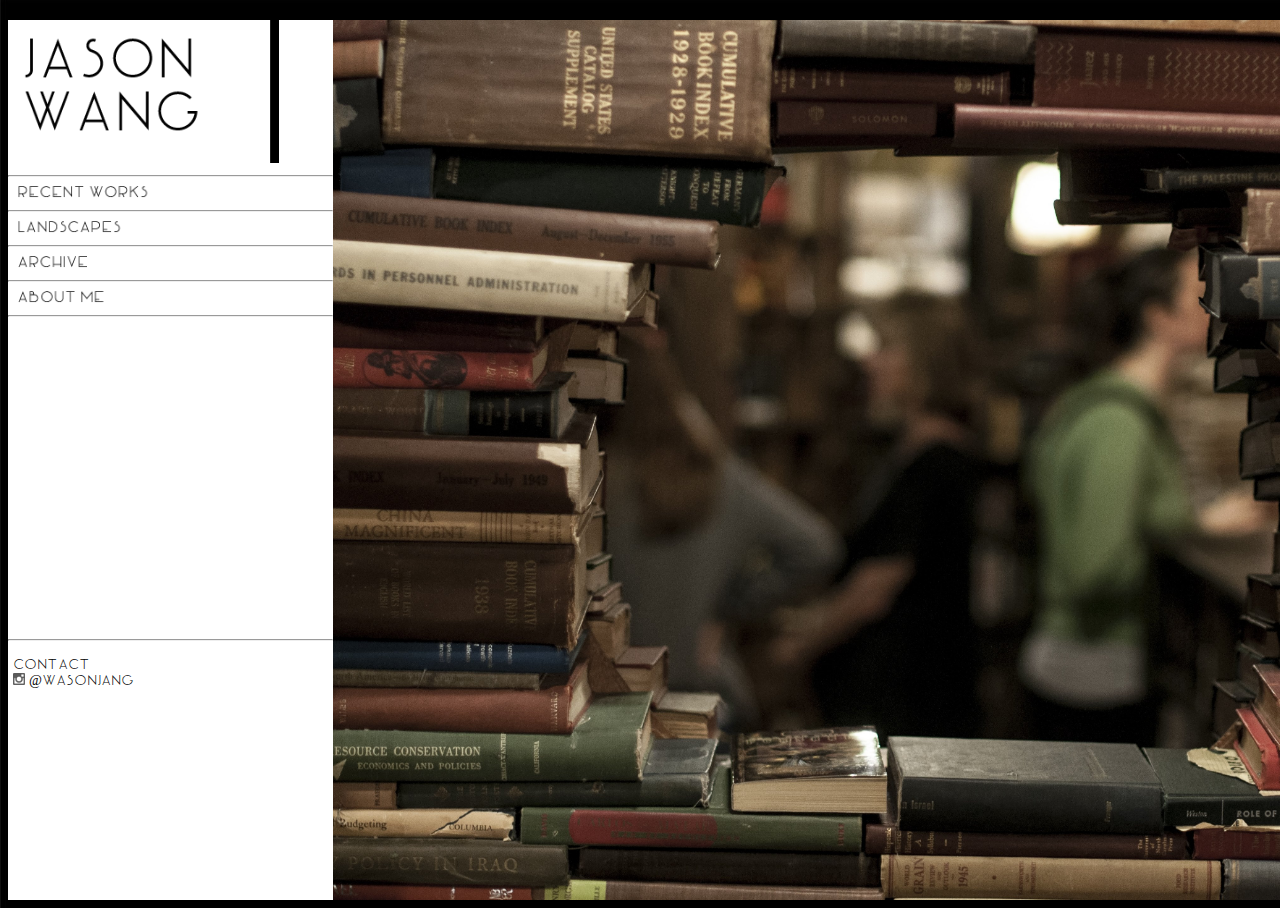
<file: index.html>
<!doctype html>

<html lang="en">
<head>
    <script>
    /*
    <body>
    </body>
    </html>
    */
    </script>
    <title>Jason Wang</title>
    <link rel="stylesheet" href="styles.css" type="text/css">
    <style>
    .rslides {
        position: relative;
        list-style: none;
        overflow: hidden;
        width: 100%;
        padding: 0;
        margin: 0;
    }

    .rslides li {
        -webkit-backface-visibility: hidden;
        position: absolute;
        display: none;
        width: 100%;
        left: 0;
        top: 0;
      }

    .rslides li:first-child {
      position: relative;
      display: block;
      float: left;
      }

    .rslides img {
        display: block;
        height: auto;
        float: left;
        width: 100%;
        border: 0;
    }
    </style>
    	<script type="text/javascript">
			var images = new Array()
			function preload() {
				for (i = 0; i < preload.arguments.length; i++) {
					images[i] = new Image()
					images[i].src = preload.arguments[i]
				}
			}
			preload(
				"images/show1.jpg",
				"images/show2.jpg",
				"images/show3.jpg",
                                "images/show4.jpg",
                                "images/show5.jpg",
                                "images/show6.jpg",
                                "images/show7.jpg",
                                "images/show8.jpg",
                                "images/show9.jpg"
			)
	</script>
</head>
<body>

    <div id="outercontainer">
        <div id="left">
            <a href="index.html">
            <img src="images/logos.png" style="width:325px">
            </a>
            <hr/>
            <a class="nav" href="recent.html">
            <img src="images/recent.png" style="width:325px">
            </a>
            <hr/>
            <a class="nav" href="landscape.html">
            <img src="images/landscape.png" style="width:325px">
            </a>
            <hr/>
            <a class="nav" href="archive.html">
            <img src="images/archive.png" style="width:325px">
            </a>
            <hr/>
            <a class="nav" href="about.html">
            <img src="images/about.png" style="width:325px">
            </a>
            <hr/>
            <br/><br/><br/><br/><br/><br/><br/><br/><br/><br/><br/><br/><br/><br/>
            <br/><br/><br/><br/>
            <hr/>
            <ul class="links">
            <li><a class="alist" href="contact.html">Contact</a></li>
            <li><a href="http://instagram.com/wasonjang?ref=badge" class="c"><img src="images/insta.png" style="width:12px; height:12px;">&nbsp;@wasonjang</a></li>
            </ul>
        </div>
        <div id="right">
            <ul class="rslides">
              <li><img src="images/main.jpg" style="height:880px; width:1350px;"></li>
              <li><img src="images/main2.jpg" style="height:880px; width:1350px;"></li>
              <li><img src="images/main3.jpg" style="height:880px; width:1350px;"></li>
            </ul>
        </div>

    </div>
    <script src="http://ajax.googleapis.com/ajax/libs/jquery/1.8.3/jquery.min.js"></script>
    <script src="slide/responsiveslides.min.js"></script>
    <script>
    $(function() {
      $(".rslides").responsiveSlides();
    });
    </script>
</body>
</html>
</file>
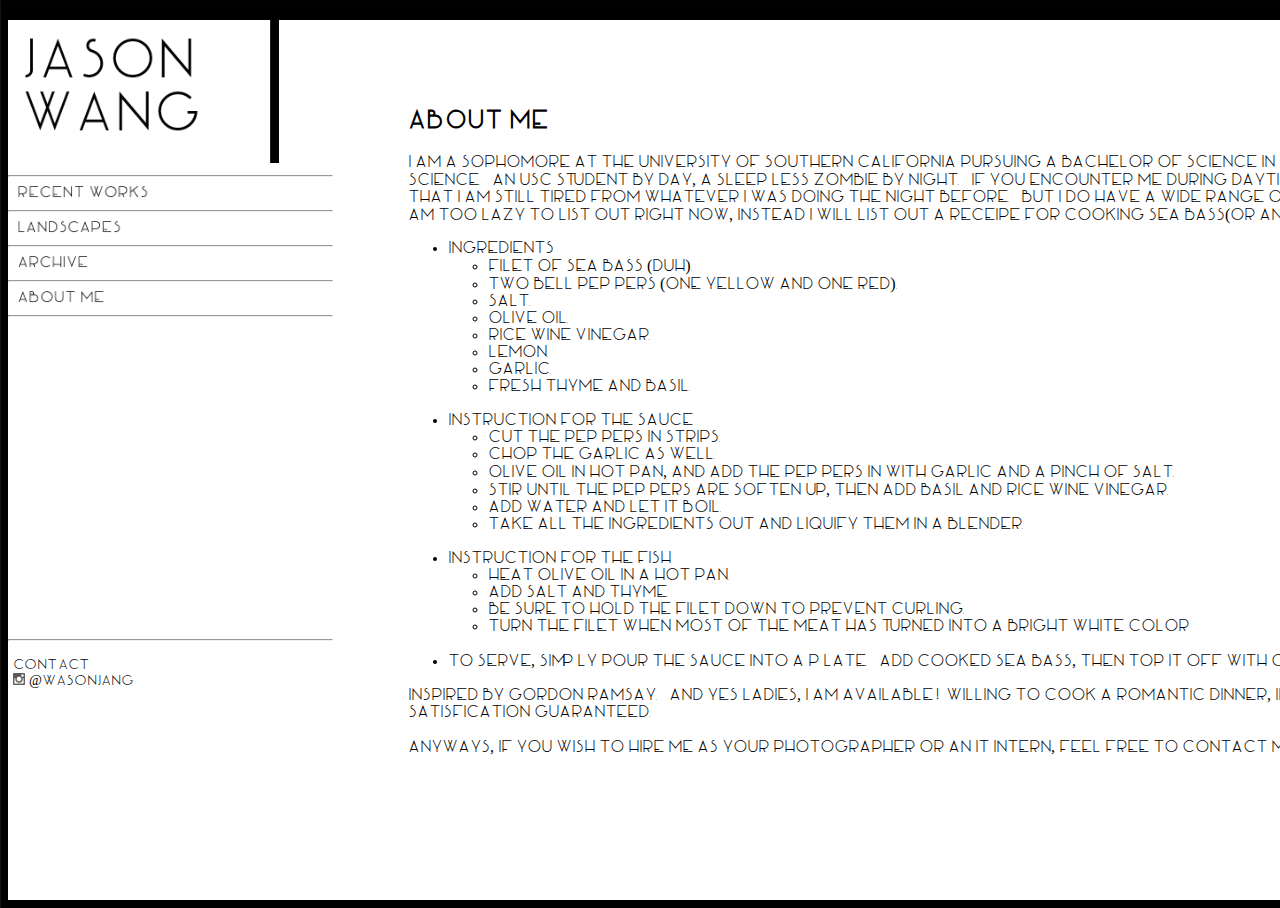
<file: about.html>
<!doctype html>

<html lang="en">
<head>
    <script>
    /*
    <body>
    </body>
    </html>
    */
    </script>
    <title>Jason Wang-About Me</title>
    <link rel="stylesheet" href="styles.css" type="text/css">
    <style>
        #body
        {
            margin-left:400px;
        }
    </style>
    	<script type="text/javascript">
			var images = new Array()
			function preload() {
				for (i = 0; i < preload.arguments.length; i++) {
					images[i] = new Image()
					images[i].src = preload.arguments[i]
				}
			}
			preload(
				"images/show1.jpg",
				"images/show2.jpg",
				"images/show3.jpg",
                                "images/show4.jpg",
                                "images/show5.jpg",
                                "images/show6.jpg",
                                "images/show7.jpg",
                                "images/show8.jpg",
                                "images/show9.jpg"
			)
	</script>
</head>
<body>

    <div id="outercontainer">
        <div id="left">
            <a href="index.html">
            <img src="images/logos.png" style="width:325px">
            </a>
            <hr/>
            <a class="nav" href="recent.html">
            <img src="images/recent.png" style="width:325px">
            </a>
            <hr/>
            <a class="nav" href="landscape.html">
            <img src="images/landscape.png" style="width:325px">
            </a>
            <hr/>
            <a class="nav" href="archive.html">
            <img src="images/archive.png" style="width:325px">
            </a>
            <hr/>
            <a class="nav" href="about.html">
            <img src="images/about.png" style="width:325px">
            </a>
            <hr/>
            <br/><br/><br/><br/><br/><br/><br/><br/><br/><br/><br/><br/><br/><br/>
            <br/><br/><br/><br/>
            <hr/>
            <ul class="links">
            <li><a class="alist" href="contact.html">Contact</a></li>
            <li><a href="http://instagram.com/wasonjang?ref=badge" class="c"><img src="images/insta.png" style="width:12px; height:12px;">&nbsp;@wasonjang</a></li>
            </ul>
        </div>
        <div id="right">
        </div>
        <br><br>
        <img src="images/me.JPG" style="width:134px;height:180px;float:right;margin:20px; margin-right:80px;">
        <br><br>
        <div id="body">        
        <h2>About Me</h2>
        I am a sophomore at the University of Southern California pursuing a bachelor of science in Computer Science. An USC student by day, A sleepless zombie by night. If you encounter me during daytime, chances are that I am still tired from whatever I was doing the night before. BUT I do have a wide range of interests that I am too lazy to list out right now, instead I will list out a receipe for cooking Sea Bass(or any fish).
        <br/>
        <ul>
            <li>
            Ingredients
            <ul>
                <li>Filet of Sea Bass (duh).</li>
                <li>Two Bell Peppers (one yellow and one red).</li>
                <li>Salt.</li>
                <li>Olive Oil.</li>
                <li>Rice Wine Vinegar.</li>
                <li>Lemon.</li>
                <li>Garlic.</li>
                <li>Fresh Thyme and Basil.</li>
            </ul>
            </li>
            <br/>
            <li>
            Instruction for the sauce
            <ul>
                <li>Cut the peppers in strips.</li>
                <li>Chop the garlic as well.</li>
                <li>Olive oil in hot pan, and add the peppers in with garlic and a pinch of salt.</li>
                <li>Stir until the peppers are soften up, then add basil and rice wine vinegar.</li>
                <li>Add water and let it boil.</li>
                <li>Take all the ingredients out and liquify them in a blender.</li>
            </ul>
            <br/>
            <li>
            Instruction for the fish
            <ul>
                <li>Heat olive oil in a hot pan.</li>
                <li>Add salt and thyme.</li>
                <li>Be sure to hold the filet down to prevent curling.</li>
                <li>Turn the filet when most of the meat has turned into a bright white color</li>
            </ul>
            </li>
            <br/>
            <li>To serve, simply pour the sauce into a plate. Add cooked Sea Bass, then top it off with olive oil and fresh lemon juice.</li>
        </ul>
        Inspired by Gordon Ramsay. And yes ladies, I am available! Willing to cook a romantic dinner, if you pay for the groceries. 100% satisfication guaranteed.
        </br>
        </br>
        Anyways, If you wish to hire me as your photographer or an IT intern, feel free to contact me.
        </div>
    </div>
</body>
</html>
</file>
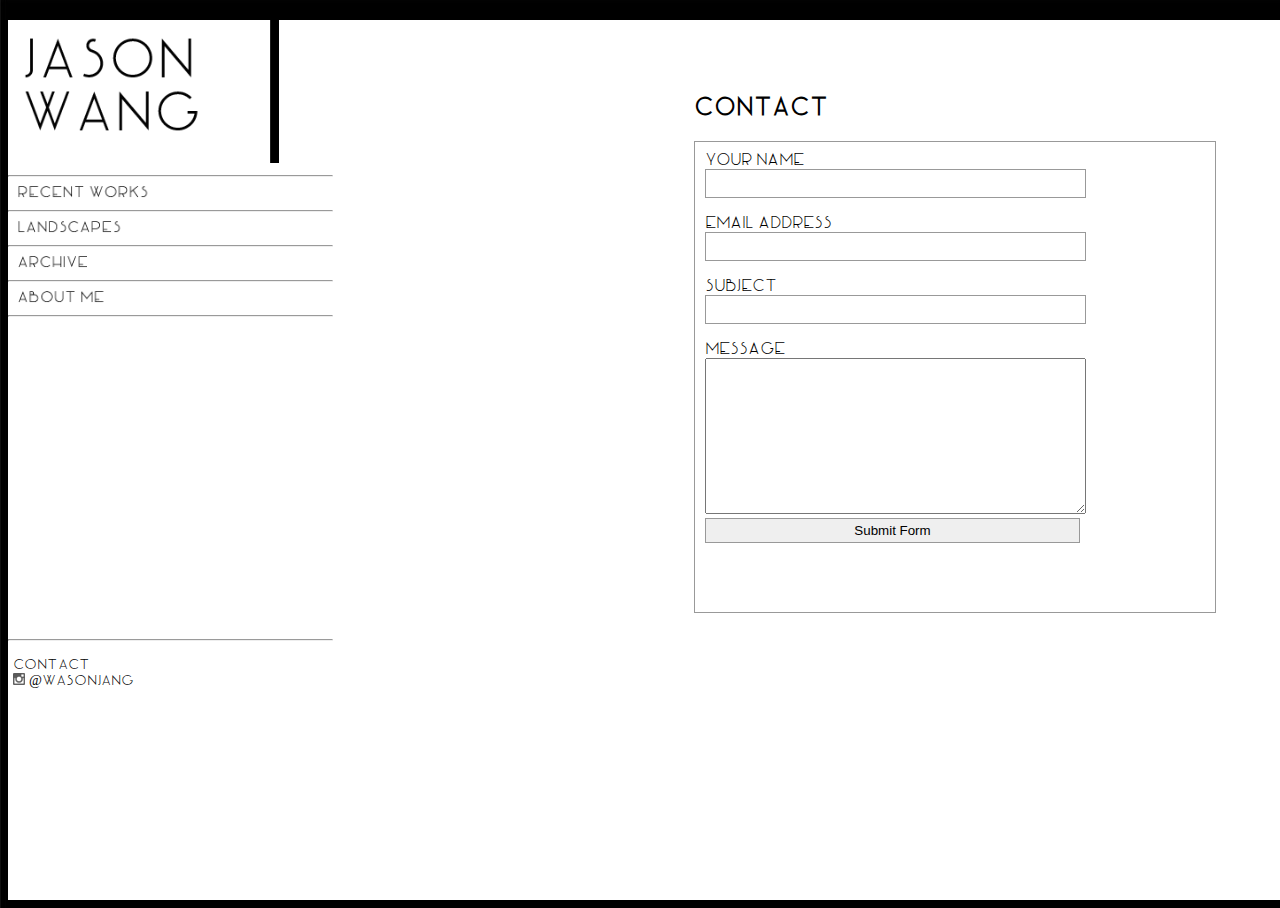
<file: contact.html>
<!doctype html>

<html lang="en">
<head>
    <script>
    /*
    <body>
    </body>
    </html>
    */
    </script>
    <title>Jason Wang-Contact</title>
    <link rel="stylesheet" href="styles.css" type="text/css">
    <style>
            #stuff{
                margin-left: 200px;
                margin-top: 55px;
                width:50%;
                float:right;
            }
            form    {
            margin:auto 0;
            width:500px;
            height:450px;
            padding:10px;
            border: 1px solid #999;
            }
            input    {
            width:375px;
            display:block;
            border: 1px solid #999;
            height: 25px;
            }
            textarea {
            width:375px;
            height:150px;
            }
    </style>
</head>
<body>
    <div id="outercontainer">
        <div id="left">
            <a href="index.html">
            <img src="images/logos.png" style="width:325px">
            </a>
            <hr/>
            <a class="nav" href="recent.html">
            <img src="images/recent.png" style="width:325px">
            </a>
            <hr/>
            <a class="nav" href="landscape.html">
            <img src="images/landscape.png" style="width:325px">
            </a>
            <hr/>
            <a class="nav" href="archive.html">
            <img src="images/archive.png" style="width:325px">
            </a>
            <hr/>
            <a class="nav" href="about.html">
            <img src="images/about.png" style="width:325px">
            </a>
            <hr/>
            <br/><br/><br/><br/><br/><br/><br/><br/><br/><br/><br/><br/><br/><br/>
            <br/><br/><br/><br/>
            <hr/>
            <ul class="links">
            <li><a class="alist" href="contact.html">Contact</a></li>
            <li><a href="http://instagram.com/wasonjang?ref=badge" class="c"><img src="images/insta.png" style="width:12px; height:12px;">&nbsp;@wasonjang</a></li>
            </ul>
        </div>
        <div id="right">
            <div style="clear:both"></div>
            <div id="stuff">
            <h2>Contact</h2>
            <form action=
                  "http://www.usc.edu/cgi-bin/mail_form/zhewenw@usc.edu">
            Your name<input id="name" type="text" name="name" />
            <br>
            Email Address<input id="email" type="text" name="email" />
            <br>
            <div>Subject</div><input id="subject" type="text" name="subject" />
            <br>
            Message
            <br>
            <textarea id="message" name="message"></textarea>
            <input type="submit" class="button" value="Submit Form"/>
            
            </form>
            </div>
        </div>

    </div>
</body>
</html>
</file>
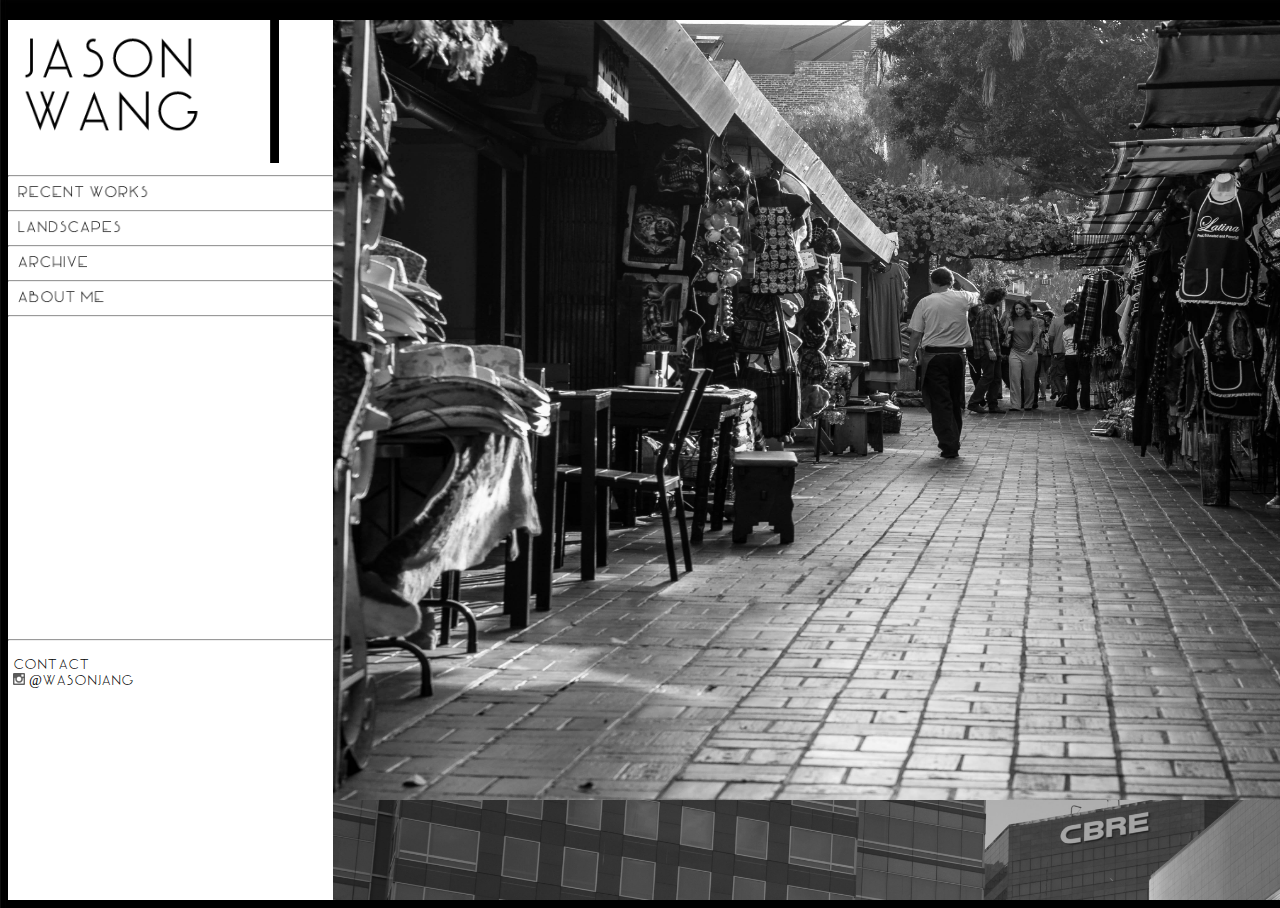
<file: landscape.html>
<!doctype html>

<html lang="en">
<head>
    <script>
    /*
    <body>
    </body>
    </html>
    */
    </script>
    <title>Jason Wang-Landscape</title>
    <link rel="stylesheet" href="styles.css" type="text/css">
    <style>
        .pic
        {
            margin:0;
            display: block;
        }
        #right
        {
    	    overflow-y: auto;
	    overflow-x: hidden;
        }
    </style>
	<script type="text/javascript">
			var images = new Array()
			function preload() {
				for (i = 0; i < preload.arguments.length; i++) {
					images[i] = new Image()
					images[i].src = preload.arguments[i]
				}
			}
			preload(
				"images/a1b.jpg",
				"images/a1.jpg",
				"images/a2b.jpg",
                                "images/a2.jpg",
                                "images/a3b.jpg",
                                "images/a3.jpg",
                                "images/a4b.jpg",
                                "images/a4.jpg",
                                "images/a5b.jpg",
                                "images/a5.jpg"
			)
	</script>
</head>
<body>

    <div id="outercontainer">
        <div id="left">
            <a href="index.html">
            <img src="images/logos.png" style="width:325px">
            </a>
            <hr/>
            <a class="nav" href="recent.html">
            <img src="images/recent.png" style="width:325px">
            </a>
            <hr/>
            <a class="nav" href="landscape.html">
            <img src="images/landscape.png" style="width:325px">
            </a>
            <hr/>
            <a class="nav" href="archive.html">
            <img src="images/archive.png" style="width:325px">
            </a>
            <hr/>
            <a class="nav" href="about.html">
            <img src="images/about.png" style="width:325px">
            </a>
            <hr/>
            <br/><br/><br/><br/><br/><br/><br/><br/><br/><br/><br/><br/><br/><br/>
            <br/><br/><br/><br/>
            <hr/>
            <ul class="links">
            <li><a class="alist" href="contact.html">Contact</a></li>
            <li><a href="http://instagram.com/wasonjang?ref=badge" class="c"><img src="images/insta.png" style="width:12px; height:12px;">&nbsp;@wasonjang</a></li>
            </ul>
        </div>
        <div id="right">
              <img class="pic" src="images/a1b.jpg" onmouseover="this.src='images/a1.jpg'" onmouseout="this.src='images/a1b.jpg'" style="height:780px; width:1350px;">
              <img class="pic" src="images/a2b.jpg" onmouseover="this.src='images/a2.jpg'" onmouseout="this.src='images/a2b.jpg'" style="height:780px; width:1350px;">
              <img class="pic" src="images/a5b.jpg" onmouseover="this.src='images/a5.jpg'" onmouseout="this.src='images/a5b.jpg'" style="height:780px; width:1350px;">
              <img class="pic" src="images/a3b.jpg" onmouseover="this.src='images/a3.jpg'" onmouseout="this.src='images/a3b.jpg'" style="height:780px; width:1350px;">
              <img class="pic" src="images/a4b.jpg" onmouseover="this.src='images/a4.jpg'" onmouseout="this.src='images/a4b.jpg'" style="height:780px; width:1350px;">
        </div>

    </div>

</body>
</html>
</file>
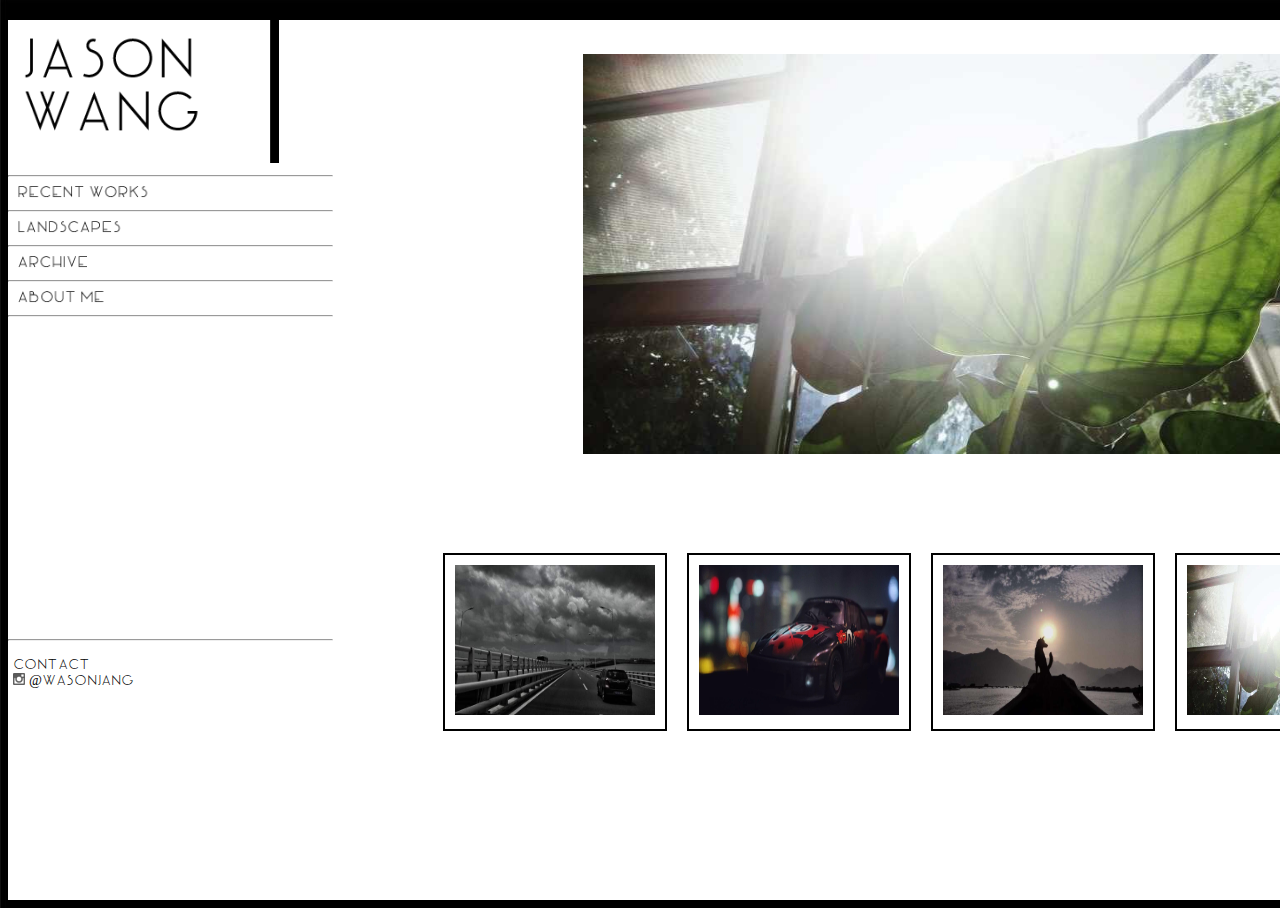
<file: recent.html>
<!doctype html>

<html lang="en">
<head>
    <script>
    /*
    <body>
    </body>
    </html>
    */
    </script>
    <title>Jason Wang-Recent Works</title>
    <link rel="stylesheet" href="styles.css" type="text/css">
    <style>
        #inner
        {
            width:1350px;
            margin: auto 0;
        }
        #large
        {
            margin-left:250px;
        }
        #Image1
        {
            height:400px;
            width: 800px;
        }
        .thumbnail
        {
            margin:10px;
            padding:10px;
            border:solid black 2px;
        }
        #groups
        {
            width:1350px;
            margin-left:100px;
        }
    </style>
</head>
    <script type="text/javascript">
        function MM_swapImgRestore() {
          var i,x,a=document.MM_sr; for(i=0;a&&i<a.length&&(x=a[i])&&x.oSrc;i++) x.src=x.oSrc;
        }
        
        function MM_findObj(n, d) { 
          var p,i,x;  if(!d) d=document; if((p=n.indexOf("?"))>0&&parent.frames.length) {
            d=parent.frames[n.substring(p+1)].document; n=n.substring(0,p);}
          if(!(x=d[n])&&d.all) x=d.all[n]; for (i=0;!x&&i<d.forms.length;i++) x=d.forms[i][n];
          for(i=0;!x&&d.layers&&i<d.layers.length;i++) x=MM_findObj(n,d.layers[i].document);
          if(!x && d.getElementById) x=d.getElementById(n); return x;
        }
        
        function MM_swapImage() { 
          var i,j=0,x,a=MM_swapImage.arguments; document.MM_sr=new Array; for(i=0;i<(a.length-2);i+=3)
           if ((x=MM_findObj(a[i]))!=null){document.MM_sr[j++]=x; if(!x.oSrc) x.oSrc=x.src; x.src=a[i+2];}
        }
    </script>


<body>

    <div id="outercontainer">
        <div id="left">
            <a href="index.html">
            <img src="images/logos.png" style="width:325px">
            </a>
            <hr/>
            <a class="nav" href="recent.html">
            <img src="images/recent.png" style="width:325px">
            </a>
            <hr/>
            <a class="nav" href="landscape.html">
            <img src="images/landscape.png" style="width:325px">
            </a>
            <hr/>
            <a class="nav" href="archive.html">
            <img src="images/archive.png" style="width:325px">
            </a>
            <hr/>
            <a class="nav" href="about.html">
            <img src="images/about.png" style="width:325px">
            </a>
            <hr/>
            <br/><br/><br/><br/><br/><br/><br/><br/><br/><br/><br/><br/><br/><br/>
            <br/><br/><br/><br/>
            <hr/>
            <ul class="links">
            <li><a class="alist" href="contact.html">Contact</a></li>
            <li><a href="http://instagram.com/wasonjang?ref=badge" class="c"><img src="images/insta.png" style="width:12px; height:12px;">&nbsp;@wasonjang</a></li>
            </ul>
        </div>
        <div id="right">
                <div id="inner">
                </br></br>
                <div id="large"><img src="images/r4.JPG" id="Image1"></div>
                </br></br></br></br></br>
                <div id="groups">
                    <div class ="thumbnail" style="float:left">
                  <img style="width:200px; height:150px" src="images/r1.jpg" onMouseOver="MM_swapImage('Image1','','images/r1.jpg',1)" onMouseOut="MM_swapImgRestore()">
                </div>

                   <div class ="thumbnail" style="float:left">
                    <img style="width:200px; height:150px"  src="images/r2.JPG" onMouseOver="MM_swapImage('Image1','','images/r2.JPG',1)" onMouseOut="MM_swapImgRestore()">
                   </div>
                   <div class ="thumbnail" style="float:left">
                    <img style="width:200px; height:150px" src="images/r3.JPG" onMouseOver="MM_swapImage('Image1','','images/r3.JPG',1)" onMouseOut="MM_swapImgRestore()">
                    </div>
                    <div class ="thumbnail" style="float:left">
                    <img style="width:200px; height:150px" src="images/r4.JPG" onMouseOver="MM_swapImage('Image1','','images/r4.JPG',1)" onMouseOut="MM_swapImgRestore()">
                    </div>
                    <div class ="thumbnail" style="float:left">
                    <img style="width:200px; height:150px" src="images/r5.JPG" onMouseOver="MM_swapImage('Image1','','images/r5.JPG',1)" onMouseOut="MM_swapImgRestore()">
                    </div>
                </div>
                </div>
    </div>

</body>
</html>
</file>
<file: styles.css>
body{
            background-image: url("images/b.jpg");
            font-family: Font;
        }
        #outercontainer{
            width:1675px;
            margin-top:20px;
            height:880px;
            background-color: white;
            
        }
        .c
        {
            text-decoration: none;
            color:black;
        }
        #left{
            width:325px;
            height:880px;
	    float:left;
            background-color: white;
	    overflow:hidden;  //code added to prevent scroll
    	    position:absolute;
        }
        #right{
            height:880px;
            float:left;
            background-color:white;
        }
        .links li{
            list-style: none;
            font-size:14px;
            margin-left:5px;
        }
        .links {
            padding-top:0;
            padding-left:0;
        }
         @font-face {
         font-family: Font;
         src: url(MANIFESTO.ttf);
        }
        .nav:hover{
            background-color: #969696;            
        }
	.alist{
	    text-decoration: none;
	    color:black;
	}
</file>
